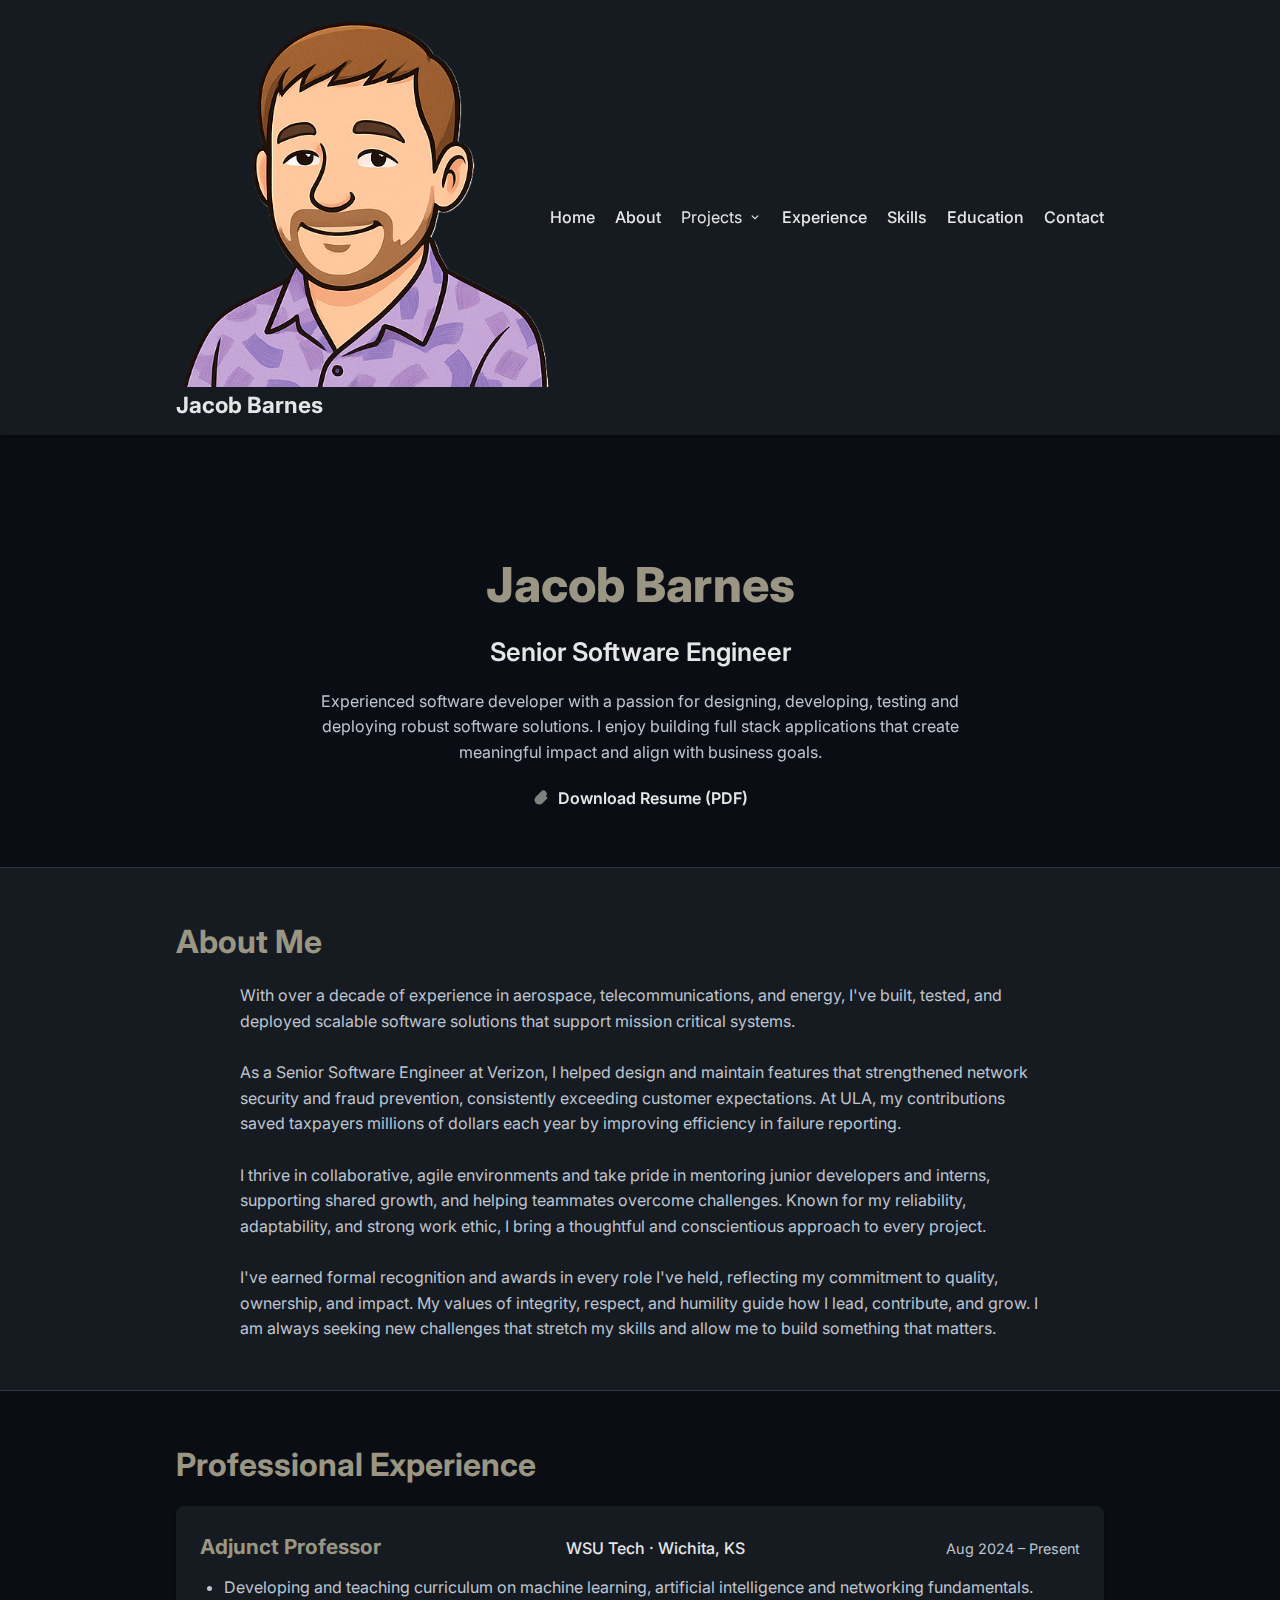
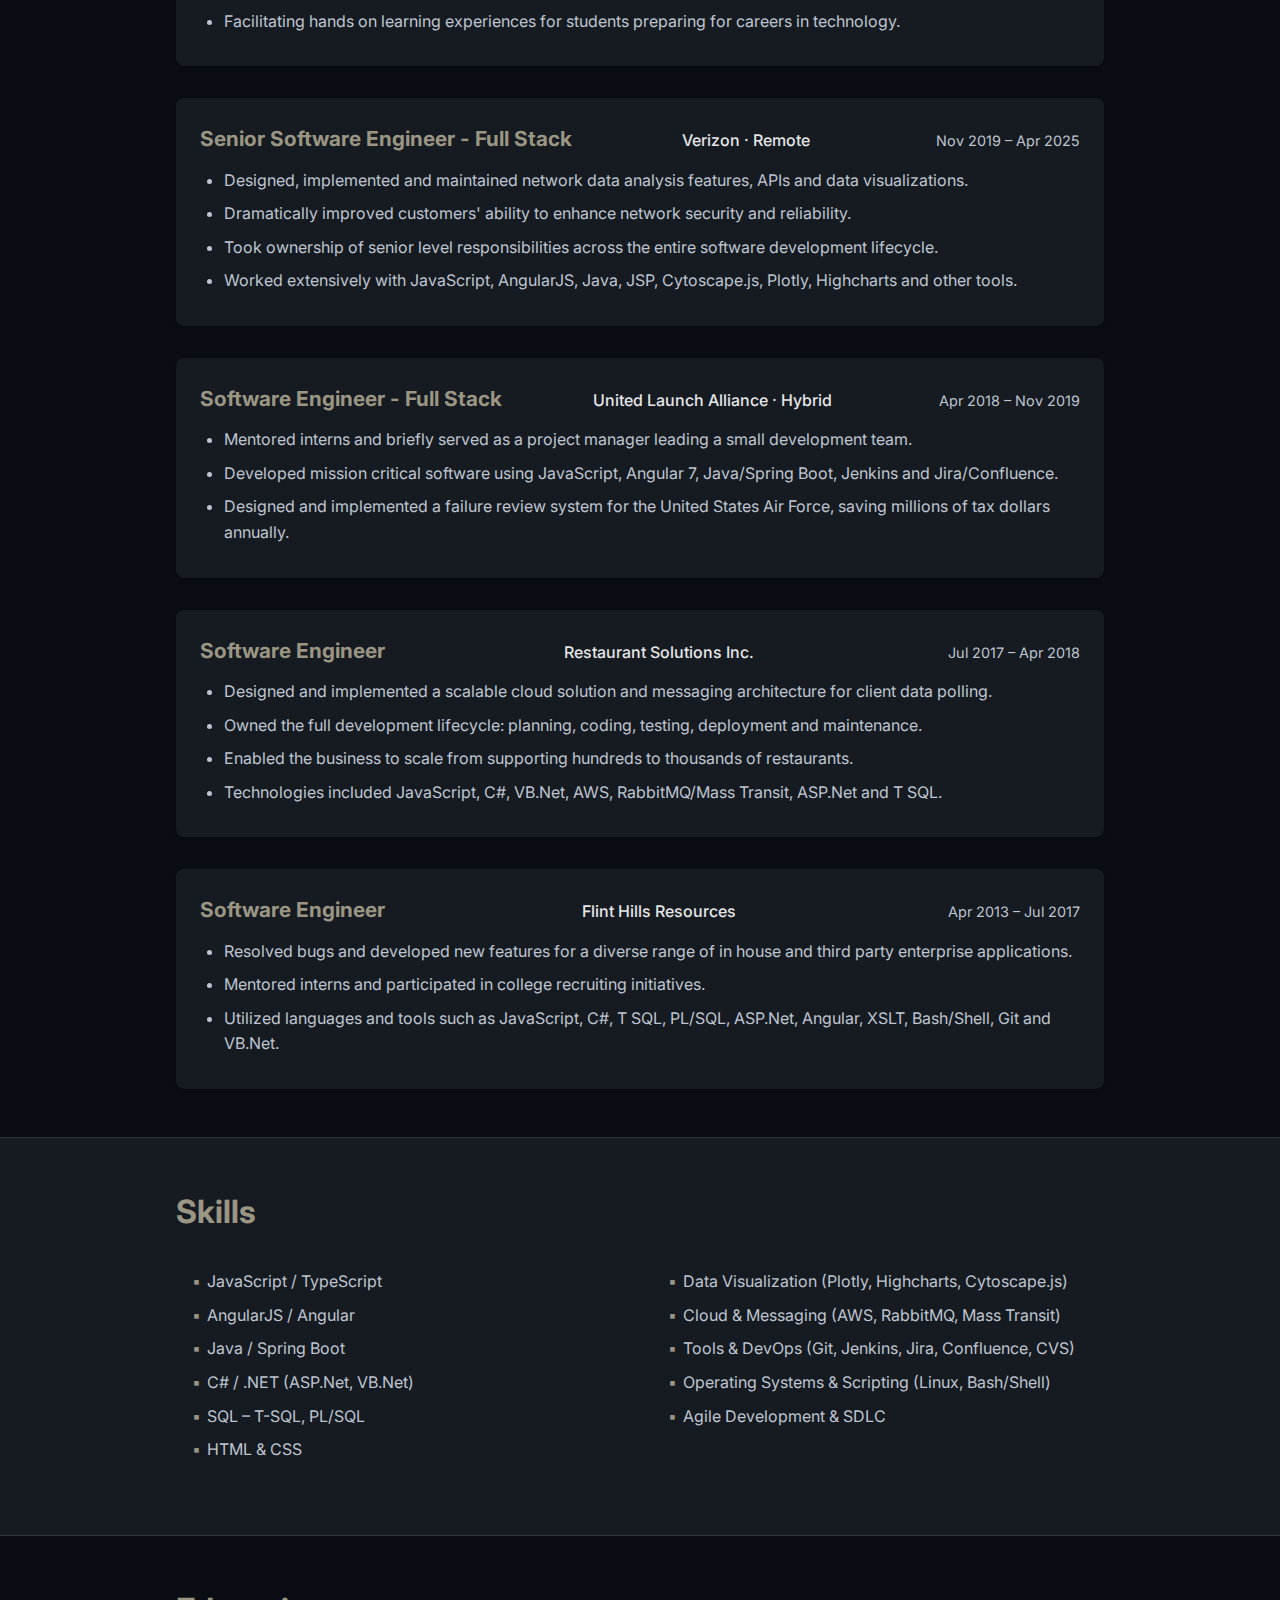
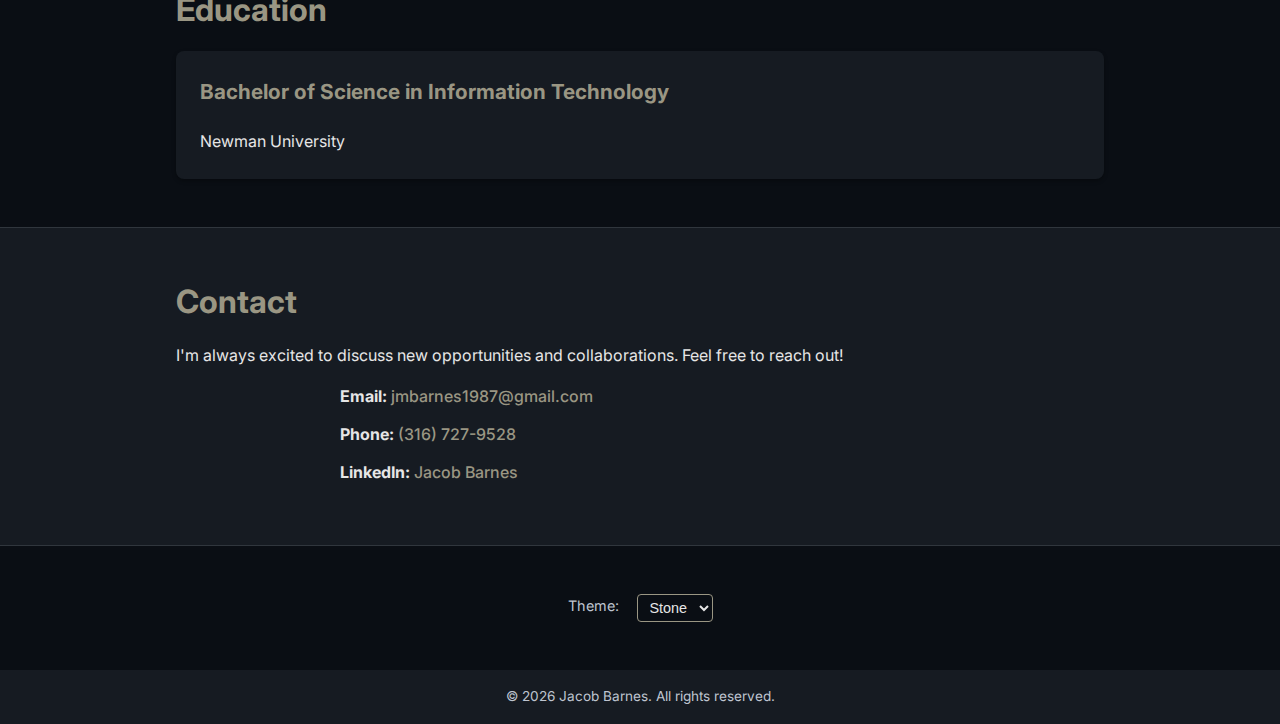
<file: jacobbarnes/index.html>
<!DOCTYPE html>
    <html lang="en">
    <head>
    <meta charset="UTF-8" />
    <meta name="viewport" content="width=device-width, initial-scale=1.0" />
    <title>Jacob Barnes &ndash; Portfolio</title>
    <link rel="stylesheet" href="style.css" />
    <link rel="preconnect" href="https://fonts.googleapis.com" />
    <link rel="preconnect" href="https://fonts.gstatic.com" crossorigin />
    <link
        href="https://fonts.googleapis.com/css2?family=Inter:wght@300;400;600;700;800&display=swap"
        rel="stylesheet"/>
    <script src="hero-matrix-animation.js" defer></script>
    <script src="nav-menu.js" defer></script>
    <script src="footer.js" defer></script>
    </head>
    <body>
        
    <!-- Header -->
    <header>
        <nav class="navbar">
        <div class="container nav-container">
            <div class="nav-brand">
                <img src="assets/headshot-cartoon.png" alt="Cartoon headshot of Jacob Barnes" class="nav-logo" />
                Jacob&nbsp;Barnes
            </div>

            <button class="nav-toggle" aria-label="Open menu" aria-expanded="false" aria-controls="primary-nav">
            <svg class="icon-hamburger" xmlns="http://www.w3.org/2000/svg" viewBox="0 0 24 24" width="22" height="22" fill="currentColor" aria-hidden="true">
                <path d="M3 6h18M3 12h18M3 18h18" stroke="currentColor" stroke-width="2" fill="none" stroke-linecap="round"/>
            </svg>
            <svg class="icon-close" xmlns="http://www.w3.org/2000/svg" viewBox="0 0 24 24" width="22" height="22" fill="currentColor" aria-hidden="true">
                <path d="M6 6l12 12M18 6l-12 12" stroke="currentColor" stroke-width="2" fill="none" stroke-linecap="round"/>
            </svg>
            </button>

            <ul id="primary-nav" class="nav-links" data-collapsible>
            <li><a href="#home">Home</a></li>
            <li><a href="#about">About</a></li>
            <li class="has-submenu">
                <button
                class="submenu-toggle"
                data-submenu-toggle
                aria-haspopup="true"
                aria-expanded="false"
                aria-controls="projects-submenu">
                Projects
                <svg class="caret" xmlns="http://www.w3.org/2000/svg" width="14" height="14" viewBox="0 0 24 24" aria-hidden="true">
                    <path d="M7 10l5 5 5-5" fill="none" stroke="currentColor" stroke-width="2" stroke-linecap="round"/>
                </svg>
                </button>
                <ul id="projects-submenu" class="submenu" role="menu">
                <li role="none">
                    <a role="menuitem" href="./cheap-domain-mail/index.html" target="_blank" rel="noopener">
                        Cheap Domain Mail
                    </a>
                </li>
                <li role="none">
                    <a role="menuitem" href="https://github.com/barnes-jacob/matrix-background-effect" target="_blank" rel="noopener">
                        Matrix Background Effect
                    </a>
                </li>
                <li role="none">
                    <a role="menuitem" href="https://github.com/barnes-jacob/RustTClicker" target="_blank" rel="noopener">
                        Rust-T AutoClicker
                    </a>
                </li>                
                <li role="none">
                    <a role="menuitem" href="https://srg.gatebreaker.games" target="_blank" rel="noopener">
                        Steam Review Generator
                    </a>
                </li>
                </ul>
            </li>            
            <li><a href="#experience">Experience</a></li>
            <li><a href="#skills">Skills</a></li>
            <li><a href="#education">Education</a></li>
            <li><a href="#contact">Contact</a></li>
            </ul>
        </div>
        </nav>
    </header>

    <!-- Hero Section -->
    <section id="home" class="hero-section">
        <div class="container">
        <h1 class="hero-title">Jacob&nbsp;Barnes</h1>
        <h2 class="hero-subtitle">Senior Software Engineer</h2>
        <p class="hero-description">
            Experienced software developer with a passion for designing,
            developing, testing and deploying robust software solutions. I
            enjoy building full stack applications that create meaningful
            impact and align with business goals.
        </p>
        </div>
        <a href="jacob-barnes-resume.pdf"
           class="btn-resume"
           target="_blank"
           rel="noopener noreferrer"
           download>
            <svg class="svg-resume"
                 xmlns="http://www.w3.org/2000/svg"
                 viewBox="0 0 24 24"
                 fill="currentColor"
                 width="16"
                 height="16">
                    <path d="M16.5 6.5l-7.79 7.79a3 3 0 104.24 4.24l7.79-7.79a5 
                            5 0 00-7.07-7.07l-7.79 7.79a7 7 0 109.9 9.9l7.79-7.79" />
            </svg>
            Download Resume (PDF)
         </a>
        <canvas id="hero-matrix" class="hero-matrix-canvas" aria-hidden="true"></canvas>       
    </section>

    <!-- About Section -->
    <section id="about" class="about-section">
        <div class="container">
        <h2>About Me</h2>
        <p>
            With over a decade of experience in aerospace, telecommunications, and energy, I've built, tested, and deployed scalable software solutions that support mission critical systems.
            <br/><br/>
            As a Senior Software Engineer at Verizon, I helped design and maintain features that strengthened network security and fraud prevention, consistently exceeding customer expectations. At ULA, my contributions saved taxpayers millions of dollars each year by improving efficiency in failure reporting.
            <br/><br/>
            I thrive in collaborative, agile environments and take pride in mentoring junior developers and interns, supporting shared growth, and helping teammates overcome challenges. Known for my reliability, adaptability, and strong work ethic, I bring a thoughtful and conscientious approach to every project.
            <br/><br/>
            I've earned formal recognition and awards in every role I've held, reflecting my commitment to quality, ownership, and impact. My values of integrity, respect, and humility guide how I lead, contribute, and grow. I am always seeking new challenges that stretch my skills and allow me to build something that matters.
        </p>
        </div>
    </section>

    <!--TODO: maybe add the actual company icons? Copyright problem? Maybe just brand colors?-->
    <!-- Experience Section -->
    <section id="experience" class="experience-section">
        <div class="container">
        <h2>Professional Experience</h2>
        <div class="experience-list">
            <!-- WSU Tech -->
            <article class="experience-item">
            <div class="experience-header">
                <h3>Adjunct Professor</h3>
                <span class="company">WSU Tech &middot; Wichita, KS</span>
                <span class="dates">Aug&nbsp;2024&nbsp;&ndash;&nbsp;Present</span>
            </div>
            <ul>
                <li>Developing and teaching curriculum on machine learning, artificial intelligence and networking fundamentals.</li>
                <li>Facilitating hands on learning experiences for students preparing for careers in technology.</li>
            </ul>
            </article>
            <!-- Verizon -->
            <article class="experience-item">
            <div class="experience-header">
                <h3>Senior Software Engineer - Full Stack</h3>
                <span class="company">Verizon &middot; Remote</span>
                <span class="dates">Nov&nbsp;2019&nbsp;&ndash;&nbsp;Apr&nbsp;2025</span>
            </div>
            <ul>
                <li>Designed, implemented and maintained network data analysis features, APIs and data visualizations.</li>
                <li>Dramatically improved customers' ability to enhance network security and reliability.</li>
                <li>Took ownership of senior level responsibilities across the entire software development lifecycle.</li>
                <li>Worked extensively with JavaScript, AngularJS, Java, JSP, Cytoscape.js, Plotly, Highcharts and other tools.</li>
            </ul>
            </article>
            <!-- United Launch Alliance -->
            <article class="experience-item">
            <div class="experience-header">
                <h3>Software Engineer - Full Stack</h3>
                <span class="company">United Launch Alliance &middot; Hybrid</span>
                <span class="dates">Apr&nbsp;2018&nbsp;&ndash;&nbsp;Nov&nbsp;2019</span>
            </div>
            <ul>
                <li>Mentored interns and briefly served as a project manager leading a small development team.</li>
                <li>Developed mission critical software using JavaScript, Angular&nbsp;7, Java/Spring Boot, Jenkins and Jira/Confluence.</li>
                <li>Designed and implemented a failure review system for the United States Air Force, saving millions of tax dollars annually.</li>
            </ul>
            </article>
            <!-- Restaurant Solutions -->
            <article class="experience-item">
            <div class="experience-header">
                <h3>Software Engineer</h3>
                <span class="company">Restaurant Solutions Inc.</span>
                <span class="dates">Jul&nbsp;2017&nbsp;&ndash;&nbsp;Apr&nbsp;2018</span>
            </div>
            <ul>
                <li>Designed and implemented a scalable cloud solution and messaging architecture for client data polling.</li>
                <li>Owned the full development lifecycle: planning, coding, testing, deployment and maintenance.</li>
                <li>Enabled the business to scale from supporting hundreds to thousands of restaurants.</li>
                <li>Technologies included JavaScript, C#, VB.Net, AWS, RabbitMQ/Mass&nbsp;Transit, ASP.Net and T SQL.</li>
            </ul>
            </article>
            <!-- Flint Hills Resources -->
            <article class="experience-item">
            <div class="experience-header">
                <h3>Software Engineer</h3>
                <span class="company">Flint Hills Resources</span>
                <span class="dates">Apr&nbsp;2013&nbsp;&ndash;&nbsp;Jul&nbsp;2017</span>
            </div>
            <ul>
                <li>Resolved bugs and developed new features for a diverse range of in house and third party enterprise applications.</li>
                <li>Mentored interns and participated in college recruiting initiatives.</li>
                <li>Utilized languages and tools such as JavaScript, C#, T SQL, PL/SQL, ASP.Net, Angular, XSLT, Bash/Shell, Git and VB.Net.</li>
            </ul>
            </article>
        </div>
        </div>
    </section>

    <!-- Skills Section -->
    <section id="skills" class="skills-section">
        <div class="container">
        <h2>Skills</h2>
        <div class="skills-grid">
            <ul>
            <li>JavaScript / TypeScript</li>
            <li>AngularJS / Angular</li>
            <li>Java / Spring Boot</li>
            <li>C# / .NET (ASP.Net, VB.Net)</li>
            <li>SQL &ndash; T-SQL, PL/SQL</li>
            <li>HTML &amp; CSS</li>
            </ul>
            <ul>
            <li>Data Visualization (Plotly, Highcharts, Cytoscape.js)</li>
            <li>Cloud &amp; Messaging (AWS, RabbitMQ, Mass&nbsp;Transit)</li>
            <li>Tools &amp; DevOps (Git, Jenkins, Jira, Confluence, CVS)</li>
            <li>Operating Systems &amp; Scripting (Linux, Bash/Shell)</li>
            <li>Agile Development &amp; SDLC</li>
            </ul>
        </div>
        </div>
    </section>

    <!-- Education Section -->
    <section id="education" class="education-section">
        <div class="container">
        <h2>Education</h2>
        <article class="education-item">
            <h3>Bachelor of Science in Information Technology</h3>
            <span class="school">Newman University</span>
        </article>
        </div>
    </section>

    <!-- Contact Section -->
    <section id="contact" class="contact-section">
        <div class="container">
        <h2>Contact</h2>
        <p>
            I'm always excited to discuss new opportunities and collaborations. Feel
            free to reach out!
        </p>
        <ul class="contact-list">
            <li>
            <strong>Email:</strong>
            <a href="mailto:jmbarnes1987@gmail.com">jmbarnes1987@gmail.com</a>
            </li>
            <li><strong>Phone:</strong> <a href="tel:+13167279528">(316) 727-9528</a></li>
            <li>
            <strong>LinkedIn:</strong>
            <a href="https://www.linkedin.com/in/jacob-m-barnes/" target="_blank" rel="noopener">
                Jacob Barnes
            </a>
            </li>
        </ul>
        </div>
    </section>

    <!-- Theme Section-->
    <section id="theme" class="theme-section">
        <div class="theme-container">
            <label for="theme-select" class="theme-label">Theme:</label>
            <select id="theme-select" class="theme-switcher">
                <option value="stone">Stone</option>
                <option value="red">Red</option>
                <option value="blue">Blue</option>
            </select>
        </div>
    </section>

    <!-- Footer -->
    <footer>
        <div class="container footer-container">
        <p>&copy; <span id="year">2025</span> Jacob&nbsp;Barnes. All rights reserved.</p>
        </div>
    </footer>
</body>
</html>
</file>
<file: jacobbarnes/style.css>
/* Color palette */
:root {
    /* Default stone theme */
    --bg-main: #0a0e14;
    --text-main: #e6e6e6;
    --text-muted: #bfc5d0;
    --accent: #bdb9a5; 
    --accent-color: #9a9683;
    --border-radius: 8px;
    --link-hover: #79c0ff;
    --surface-color: #161b22;
}

.theme-stone {
    --bg-main: #0a0e14;
    --text-main: #e6e6e6;
    --text-muted: #bfc5d0;
    --accent: #bdb9a5;
    --accent-color: #9a9683;
}

.theme-red {
    --bg-main: #1f1a1a;
    --text-main: #f5f5f5;
    --text-muted: #c9a1a1;
    --accent: #b5383f;
    --accent-color: #8c2b33;
}

.theme-blue {
    --bg-main: #121a24;
    --text-main: #e6f0fa;
    --text-muted: #a7b6c7;
    --accent: #3f6db5;
    --accent-color: #2c4e85;
}

.theme-green {
    --bg-main: #0d1f18;
    --text-main: #e0f2e6;
    --text-muted: #a7c9b8;
    --accent: #3f8f6d;
    --accent-color: #2c5e4b;
}

/* Default styles */
* {
    box-sizing: border-box;
}

body {
    margin: 0;
    font-family: 'Inter', sans-serif;
    background-color: var(--bg-main);
    color: var(--text-main);
    line-height: 1.6;
    scroll-behavior: smooth;
}

img {
    max-width: 100%;
    display: block;
}

.container {
    width: 90%;
    max-width: 960px;
    margin: 0 auto;
    padding: 0 1rem;
}

/* Header */

/* #header-matrix {
position: absolute;
inset: 0;
width: 100%;
height: 100%;       
display: block;
z-index: -1;
pointer-events: none;  
} */
/* #header-matrix {
position: absolute;
top: 0;
left: 0;
width: 100%;
height: 100%;
opacity: 0;
transition: opacity 0.4s ease;
pointer-events: none;
z-index: -1;  
} */

.navbar {
    width: 100%;
    background-color: var(--surface-color);
    padding: 0.75rem 0;
    box-shadow: 0 2px 4px rgba(0, 0, 0, 0.4);
    position: sticky;
    top: 0;
    z-index: 999;
}

.nav-container {
    display: flex;
    justify-content: space-between;
    align-items: center;
}

.nav-brand {
    font-size: 1.4rem;
    font-weight: 700;
    color: var(--text-main);
}

.nav-links {
    list-style: none;
    margin: 0;
    padding: 0;
    display: flex;
    gap: 1.25rem;
}

.nav-links a {
    color: var(--text-main);
    text-decoration: none;
    font-weight: 500;
    position: relative;
    transition: color 0.2s ease;
}

.nav-links a:hover {
    color: var(--link-hover);
}

.nav-links > li.has-submenu {
  position: relative; 
}

.has-submenu > .submenu-toggle {
    background: transparent;
    border: none;
    color: var(--text-main);
    font: inherit;
    cursor: pointer;
    display: inline-flex;
    align-items: center;
    gap: 0.35rem;
    padding: 0;
}

.has-submenu .caret {
    transition: transform 0.2s ease;
}

.has-submenu.open > .submenu { display: block; }
.has-submenu > .submenu-toggle .caret { transition: transform 0.2s ease; }
.submenu-toggle[aria-expanded="true"] .caret { transform: rotate(180deg); }

.submenu {
    position: absolute;
    top: calc(100% + 0.5rem);
    left: 0;
    right:auto;
    min-width: 220px;
    background: var(--surface-color);
    /* border: 1px solid #30363d;
    border-radius: 8px;
    box-shadow: 0 8px 24px rgba(0,0,0,0.3); */
    padding: 0.5rem 0;
    display: none;
    z-index: 1000;
}

.submenu li { list-style: none; }

.submenu a {
    display: block;
    padding: 0.5rem 0.9rem;
    color: var(--text-main);
    text-decoration: none;
    white-space: nowrap;
}

.submenu a:hover { background: rgba(255,255,255,0.06); }

/* Hero Section */
/* .hero-section {
padding: 5rem 0 3rem;
text-align: center;
background-color: var(--bg-main);
} */
.hero-section {
    position: relative;
    overflow: hidden; 
    text-align: center;
    padding: 5rem 0 3rem;
    background-color: var(--bg-main);
}

.hero-matrix-canvas {
    position: absolute;
    inset: 0;
    display: block;
    z-index: 0;         
    pointer-events: none;
    background-color: var(--bg-main);
}

.hero-section > .container,
.hero-section .btn-resume {
    position: relative;
    z-index: 1;
}

.hero-title {
    font-size: 3rem;
    margin-bottom: 0.5rem;
    font-weight: 800;
    color: var(--accent-color);
}

.hero-subtitle {
    font-size: 1.6rem;
    margin-bottom: 1rem;
    font-weight: 600;
    color: var(--text-main);
}

.hero-description {
    max-width: 700px;
    margin: 0 auto;
    color: var(--text-muted);
}

.btn-resume {
    display: inline-block;
    padding: 8px;
    margin-top: 12px;
    color: var(--text-main);
    text-decoration: none;
    border-radius: var(--border-radius);
    font-weight: 600;
    transition: background-color 0.2s ease;
}

.svg-resume
{
    vertical-align: middle; 
    margin-bottom: 4px;
    margin-right: 6px; 
    color:gray
}

/* Section headings */
section h2 {
    margin-top: 0;
    margin-bottom: 1rem;
    font-size: 2rem;
    font-weight: 700;
    color: var(--accent-color);
    position: relative;
}

/* About Section */
.about-section {
    padding: 3rem 0;
    background-color: var(--surface-color);
    border-top: 1px solid #30363d;
    border-bottom: 1px solid #30363d;
}

.about-section p {
    max-width: 800px;
    margin: 0 auto;
    color: var(--text-muted);
}

/* Experience Section */
.experience-section {
    padding: 3rem 0;
}

.experience-list {
    display: flex;
    flex-direction: column;
    gap: 2rem;
}

.experience-item {
    background-color: var(--surface-color);
    padding: 1.5rem;
    border-radius: var(--border-radius);
    box-shadow: 0 2px 4px rgba(0, 0, 0, 0.3);
}

.experience-header {
    display: flex;
    flex-wrap: wrap;
    justify-content: space-between;
    align-items: baseline;
    margin-bottom: 0.75rem;
}

.experience-header h3 {
    margin: 0;
    font-size: 1.3rem;
    color: var(--accent-color);
}

.company {
    font-weight: 500;
    color: var(--text-main);
    margin-right: 1rem;
}

.dates {
    font-size: 0.9rem;
    color: var(--text-muted);
}

.experience-item ul {
    padding-left: 1.5rem;
    margin: 0;
}

.experience-item li {
    margin-bottom: 0.5rem;
    color: var(--text-muted);
}

/* Skills Section */
.skills-section {
    padding: 3rem 0;
    background-color: var(--surface-color);
    border-top: 1px solid #30363d;
    border-bottom: 1px solid #30363d;
}

.skills-grid {
    display: grid;
    grid-template-columns: repeat(auto-fit, minmax(200px, 1fr));
    gap: 1.5rem;
}
.skills-grid ul {
    list-style: none;
    padding-left: 1rem;
}

.skills-grid li::before {
    content: '▪';
    color: var(--accent-color);
    margin-right: 0.4rem;
}

.skills-grid li {
    margin-bottom: 0.5rem;
    color: var(--text-muted);
}

/* Education Section */
.education-section {
    padding: 3rem 0;
}

.education-item {
    background-color: var(--surface-color);
    padding: 1.5rem;
    border-radius: var(--border-radius);
    box-shadow: 0 2px 4px rgba(0, 0, 0, 0.3);
}

.education-item h3 {
    margin-top: 0;
    font-size: 1.3rem;
    color: var(--accent-color);
}

.school {
    color: var(--text-main);
}

/* Contact Section */
.contact-section {
    padding: 3rem 0;
    background-color: var(--surface-color);
    border-top: 1px solid #30363d;
    border-bottom: 1px solid #30363d;
}

.contact-list {
    list-style: none;
    padding: 0;
    max-width: 600px;
    margin: 1rem auto 0;
}

.contact-list li {
    margin-bottom: 0.75rem;
    font-weight: 500;
    color: var(--text-main);
}

.contact-list a {
    color: var(--accent-color);
    text-decoration: none;
    transition: color 0.2s ease;
}

.contact-list a:hover {
    color: var(--link-hover);
}

/* Theme Section  */
.theme-section {
    padding: 3rem 0;
}

.theme-container {
    display: flex;
    justify-content: center;
}

.theme-label {
    margin-right: 8px;
    font-size: 0.9rem;
    color: var(--text-muted);
}

.theme-switcher {
    margin-left: 10px;
    padding: 4px 8px;
    background-color: var(--bg-main);
    color: var(--text-main);
    border: 1px solid var(--accent-color);
    border-radius: 4px;
    font-size: 0.9rem;
}

/* Footer */
footer {
    background-color: var(--surface-color);
    padding: 1rem 0;
    text-align: center;
}

footer p {
    margin: 0;
    color: var(--text-muted);
    font-size: 0.85rem;
}


/* Responsive adjustments */
/* @media (max-width: 600px) {
.nav-links {
gap: 0.75rem;
}
.hero-title {
font-size: 2.2rem;
}
.hero-subtitle {
font-size: 1.2rem;
}
.experience-header {
flex-direction: column;
align-items: flex-start;
gap: 0.25rem;
}
} */

/* --- Mobile nav toggle --- */
.nav-toggle {
    display: none;
    align-items: center;
    justify-content: center;
    background: transparent;
    border: 1px solid var(--text-main);
    color: var(--text-main);
    padding: 0.35rem 0.5rem;
    border-radius: 6px;
    cursor: pointer;
}
.nav-toggle .icon-close { display: none; }


.nav-links { display: flex; gap: 1.25rem; }


@media (max-width: 768px) {
    .nav-toggle { display: inline-flex; }

    .nav-container { position: relative; }

    .nav-links {
        display: none;               
        position: absolute;
        top: 100%;
        right: 0;
        left: 0;
        background: var(--surface-color);
        border-bottom: 1px solid #30363d;
        padding: 0.5rem 1rem;
        flex-direction: column;
        gap: 0.5rem;
    }
    .nav-links.open { display: flex; }

    .nav-links a { padding: 0.5rem 0.25rem; display: block; }

    .nav-toggle[aria-expanded="true"] .icon-hamburger { display: none; }
    .nav-toggle[aria-expanded="true"] .icon-close { display: inline; }

    .has-submenu { position: static; }

    .submenu {
        position: static;
        border: 0;
        box-shadow: none;
        border-left: 2px solid #30363d;
        margin-left: 0.5rem;
        padding-left: 0.25rem;
    }

    /* start hidden until toggled open by JS */
    .submenu { display: none; }
    .has-submenu.open > .submenu { display: block; }

    .has-submenu > .submenu-toggle {
        width: 100%;
        text-align: left;
        padding: 0.5rem 0.25rem;
    }  
}
</file>
